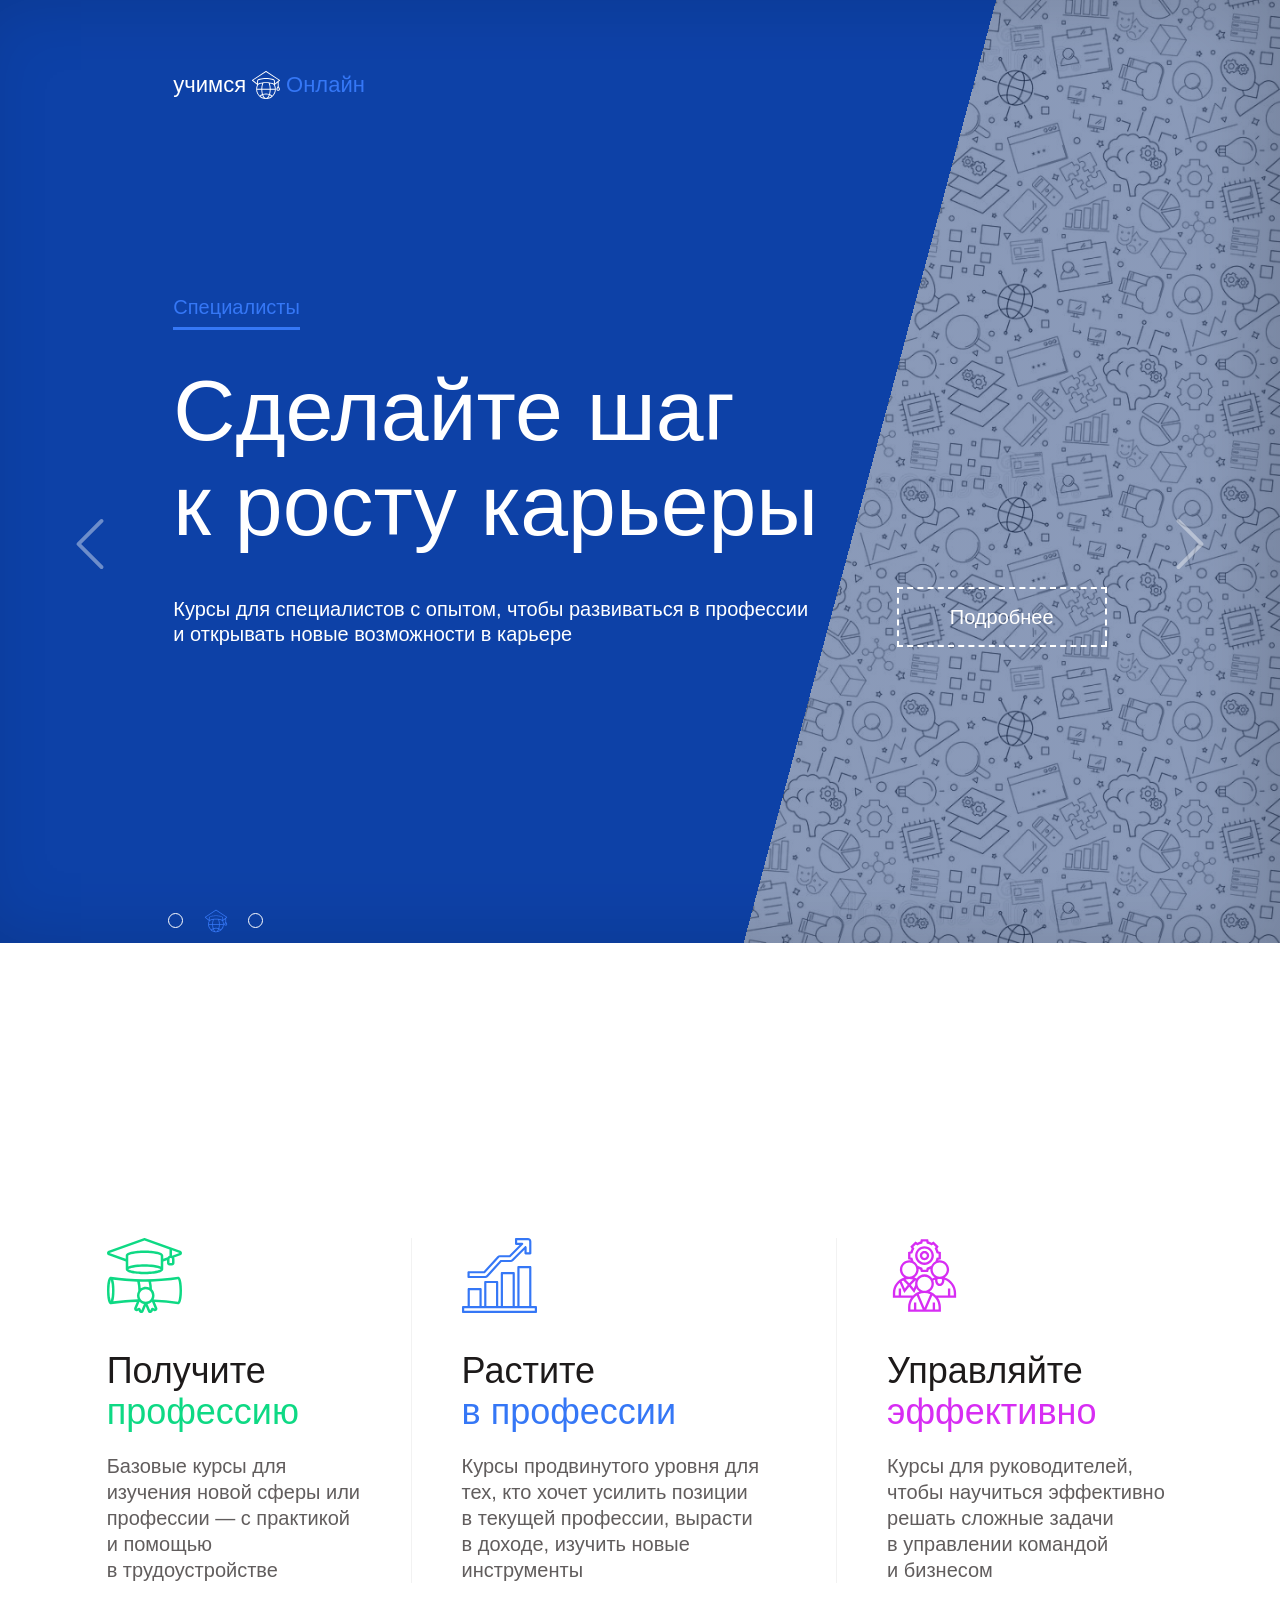
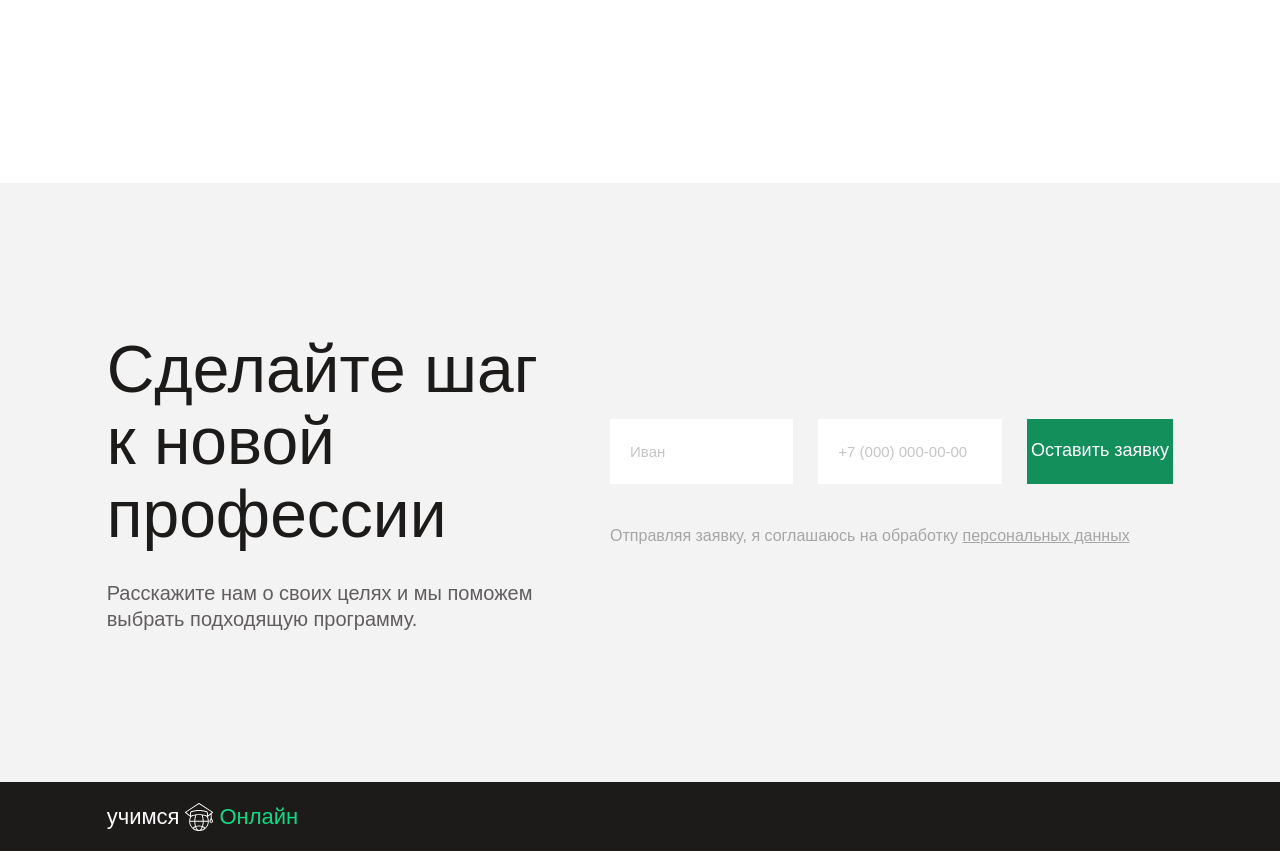
<file: index.html>
<!DOCTYPE html><html lang="en"><head><meta charset="UTF-8"><meta http-equiv="X-UA-Compatible" content="IE=edge"><meta name="viewport" content="width=device-width,initial-scale=1"><title>Daring & Young</title><script defer="defer" src="./js/41.39b28d4311323a210a23.js"></script><script defer="defer" src="./js/main.aff95e0df1d5b8919d53.js"></script><link href="./css/main.f80c4d425ae178665ae7.css" rel="stylesheet"></head><body><main class="main"><section class="carousel"><div class="carousel__gallery"><div class="slide slide-green"><div class="carousel__container"><div class="logo"><p>учимся</p><svg width="30" height="30" viewBox="0 0 30 30" fill="none" xmlns="http://www.w3.org/2000/svg"><path d="M27.6563 16.2938V11.686L28.8891 10.6735C28.9469 10.6282 28.993 10.5696 29.0232 10.5027C29.0534 10.4357 29.0669 10.3624 29.0625 10.2891C29.0576 10.2155 29.036 10.1439 28.9995 10.0798C28.9629 10.0157 28.9124 9.96063 28.8516 9.91881L15.2578 1.01255C15.1805 0.964302 15.0912 0.938721 15 0.938721C14.9089 0.938721 14.8195 0.964302 14.7422 1.01255L1.14844 9.91881C1.08764 9.96063 1.03708 10.0157 1.00055 10.0798C0.964019 10.1439 0.942468 10.2155 0.937507 10.2891C0.933146 10.3624 0.946651 10.4357 0.976861 10.5027C1.00707 10.5696 1.05308 10.6282 1.11094 10.6735L6.09376 14.7516V15.0188C5.46559 16.3532 5.1453 17.8117 5.15655 19.2865C5.1678 20.7613 5.5103 22.2148 6.15875 23.5394C6.80719 24.8641 7.74501 26.0261 8.9029 26.9396C10.0608 27.8531 11.4091 28.4948 12.8483 28.8171C14.2875 29.1395 15.7808 29.1344 17.2177 28.8021C18.6546 28.4698 19.9986 27.8189 21.1501 26.8975C22.3017 25.976 23.2315 24.8076 23.8708 23.4785C24.5102 22.1494 24.8427 20.6937 24.8438 19.2188C24.8475 17.7665 24.5272 16.3317 23.9063 15.0188V14.7516L26.7188 12.4501V16.2938L25.5703 18.5907C25.4632 18.8053 25.4127 19.0437 25.4237 19.2833C25.4347 19.523 25.5069 19.7558 25.6332 19.9597C25.7596 20.1635 25.936 20.3317 26.1457 20.4482C26.3554 20.5646 26.5914 20.6255 26.8313 20.6251H27.5438C27.7836 20.6255 28.0196 20.5646 28.2293 20.4482C28.439 20.3317 28.6154 20.1635 28.7418 19.9597C28.8682 19.7558 28.9403 19.523 28.9513 19.2833C28.9623 19.0437 28.9118 18.8053 28.8047 18.5907L27.6563 16.2938ZM11.2594 18.7501C11.2752 16.8756 11.6113 15.0176 12.2531 13.2563C13.1659 13.166 14.0828 13.1222 15 13.1251C15.9173 13.1222 16.8341 13.166 17.7469 13.2563C18.3888 15.0176 18.7248 16.8756 18.7406 18.7501H11.2594ZM18.7406 19.6876C18.7207 21.1327 18.524 22.5699 18.1547 23.9672C16.1109 23.261 13.8892 23.261 11.8453 23.9672C11.4761 22.5699 11.2793 21.1327 11.2594 19.6876H18.7406ZM15 12.1876C11.7938 12.1876 8.57345 12.6985 7.03126 13.6782V10.7813C7.03126 10.1438 9.84376 8.9063 15 8.9063C20.1563 8.9063 22.9688 10.1438 22.9688 10.7813V13.6782C21.4266 12.6985 18.2063 12.1876 15 12.1876ZM11.2031 13.3829C10.6391 15.1169 10.3419 16.9267 10.3219 18.7501H6.10782C6.16576 17.5634 6.46396 16.4009 6.98438 15.3329C7.0159 15.2687 7.03196 15.1981 7.03126 15.1266V15.0001C7.03126 14.5454 8.48438 13.7813 11.2031 13.3829ZM6.1172 19.6876H10.3219C10.3441 21.2494 10.563 22.8023 10.9734 24.3094C10.2063 24.6557 9.48644 25.0983 8.83126 25.6266C7.20316 24.0649 6.23243 21.9407 6.1172 19.6876ZM9.55313 26.2501C10.0806 25.8383 10.653 25.4876 11.2594 25.2047C11.5763 26.1496 12.0588 27.0305 12.6844 27.8063C11.5475 27.5011 10.4829 26.972 9.55313 26.2501ZM15 28.1251C13.95 28.1251 12.8578 26.9157 12.1266 24.8626C13.9871 24.2126 16.013 24.2126 17.8735 24.8626C17.1422 26.9157 16.05 28.1251 15 28.1251ZM17.3156 27.8063C17.9412 27.0305 18.4238 26.1496 18.7406 25.2047C19.347 25.4876 19.9194 25.8383 20.4469 26.2501C19.5171 26.972 18.4525 27.5011 17.3156 27.8063ZM21.1688 25.6266C20.5136 25.0983 19.7937 24.6557 19.0266 24.3094C19.437 22.8023 19.6559 21.2494 19.6781 19.6876H23.8828C23.7676 21.9407 22.7969 24.0649 21.1688 25.6266ZM19.6781 18.7501C19.6581 16.9267 19.3609 15.1169 18.7969 13.3829C21.5156 13.7813 22.9688 14.5454 22.9688 15.0001V15.1266C22.9681 15.1981 22.9841 15.2687 23.0156 15.3329C23.5361 16.4009 23.8343 17.5634 23.8922 18.7501H19.6781ZM23.9063 13.5422V10.7813C23.9063 8.93443 19.425 7.9688 15 7.9688C10.575 7.9688 6.09376 8.93443 6.09376 10.7813V13.5422L2.19844 10.3547L15 1.9688L27.8016 10.3547L23.9063 13.5422ZM27.9422 19.4672C27.9012 19.5359 27.8427 19.5924 27.7727 19.6311C27.7027 19.6698 27.6237 19.6893 27.5438 19.6876H26.8313C26.7513 19.6893 26.6723 19.6698 26.6023 19.6311C26.5324 19.5924 26.4739 19.5359 26.4328 19.4672C26.3901 19.399 26.3655 19.321 26.3614 19.2406C26.3573 19.1602 26.3738 19.0801 26.4094 19.0079L27.1875 17.4563L27.9656 19.0079C28.0012 19.0801 28.0177 19.1602 28.0136 19.2406C28.0095 19.321 27.9849 19.399 27.9422 19.4672Z" fill="white"/></svg> <span>Онлайн</span></div><div class="slide__wrapper"><div class="slide__content"><p class="slide__anchor">Новички</p><h1 class="title slide__title">Сделайте шаг<br>к&nbsp;новой профессии</h1><p class="descr slide__descr">Курсы, которые помогут освоить востребованную профессию с&nbsp;нуля или изучить новую специализацию</p></div><button class="button button__more">Подробнее</button></div></div></div><div class="slide slide-blue"><div class="carousel__container"><div class="logo"><p>учимся</p><svg width="30" height="30" viewBox="0 0 30 30" fill="none" xmlns="http://www.w3.org/2000/svg"><path d="M27.6563 16.2938V11.686L28.8891 10.6735C28.9469 10.6282 28.993 10.5696 29.0232 10.5027C29.0534 10.4357 29.0669 10.3624 29.0625 10.2891C29.0576 10.2155 29.036 10.1439 28.9995 10.0798C28.9629 10.0157 28.9124 9.96063 28.8516 9.91881L15.2578 1.01255C15.1805 0.964302 15.0912 0.938721 15 0.938721C14.9089 0.938721 14.8195 0.964302 14.7422 1.01255L1.14844 9.91881C1.08764 9.96063 1.03708 10.0157 1.00055 10.0798C0.964019 10.1439 0.942468 10.2155 0.937507 10.2891C0.933146 10.3624 0.946651 10.4357 0.976861 10.5027C1.00707 10.5696 1.05308 10.6282 1.11094 10.6735L6.09376 14.7516V15.0188C5.46559 16.3532 5.1453 17.8117 5.15655 19.2865C5.1678 20.7613 5.5103 22.2148 6.15875 23.5394C6.80719 24.8641 7.74501 26.0261 8.9029 26.9396C10.0608 27.8531 11.4091 28.4948 12.8483 28.8171C14.2875 29.1395 15.7808 29.1344 17.2177 28.8021C18.6546 28.4698 19.9986 27.8189 21.1501 26.8975C22.3017 25.976 23.2315 24.8076 23.8708 23.4785C24.5102 22.1494 24.8427 20.6937 24.8438 19.2188C24.8475 17.7665 24.5272 16.3317 23.9063 15.0188V14.7516L26.7188 12.4501V16.2938L25.5703 18.5907C25.4632 18.8053 25.4127 19.0437 25.4237 19.2833C25.4347 19.523 25.5069 19.7558 25.6332 19.9597C25.7596 20.1635 25.936 20.3317 26.1457 20.4482C26.3554 20.5646 26.5914 20.6255 26.8313 20.6251H27.5438C27.7836 20.6255 28.0196 20.5646 28.2293 20.4482C28.439 20.3317 28.6154 20.1635 28.7418 19.9597C28.8682 19.7558 28.9403 19.523 28.9513 19.2833C28.9623 19.0437 28.9118 18.8053 28.8047 18.5907L27.6563 16.2938ZM11.2594 18.7501C11.2752 16.8756 11.6113 15.0176 12.2531 13.2563C13.1659 13.166 14.0828 13.1222 15 13.1251C15.9173 13.1222 16.8341 13.166 17.7469 13.2563C18.3888 15.0176 18.7248 16.8756 18.7406 18.7501H11.2594ZM18.7406 19.6876C18.7207 21.1327 18.524 22.5699 18.1547 23.9672C16.1109 23.261 13.8892 23.261 11.8453 23.9672C11.4761 22.5699 11.2793 21.1327 11.2594 19.6876H18.7406ZM15 12.1876C11.7938 12.1876 8.57345 12.6985 7.03126 13.6782V10.7813C7.03126 10.1438 9.84376 8.9063 15 8.9063C20.1563 8.9063 22.9688 10.1438 22.9688 10.7813V13.6782C21.4266 12.6985 18.2063 12.1876 15 12.1876ZM11.2031 13.3829C10.6391 15.1169 10.3419 16.9267 10.3219 18.7501H6.10782C6.16576 17.5634 6.46396 16.4009 6.98438 15.3329C7.0159 15.2687 7.03196 15.1981 7.03126 15.1266V15.0001C7.03126 14.5454 8.48438 13.7813 11.2031 13.3829ZM6.1172 19.6876H10.3219C10.3441 21.2494 10.563 22.8023 10.9734 24.3094C10.2063 24.6557 9.48644 25.0983 8.83126 25.6266C7.20316 24.0649 6.23243 21.9407 6.1172 19.6876ZM9.55313 26.2501C10.0806 25.8383 10.653 25.4876 11.2594 25.2047C11.5763 26.1496 12.0588 27.0305 12.6844 27.8063C11.5475 27.5011 10.4829 26.972 9.55313 26.2501ZM15 28.1251C13.95 28.1251 12.8578 26.9157 12.1266 24.8626C13.9871 24.2126 16.013 24.2126 17.8735 24.8626C17.1422 26.9157 16.05 28.1251 15 28.1251ZM17.3156 27.8063C17.9412 27.0305 18.4238 26.1496 18.7406 25.2047C19.347 25.4876 19.9194 25.8383 20.4469 26.2501C19.5171 26.972 18.4525 27.5011 17.3156 27.8063ZM21.1688 25.6266C20.5136 25.0983 19.7937 24.6557 19.0266 24.3094C19.437 22.8023 19.6559 21.2494 19.6781 19.6876H23.8828C23.7676 21.9407 22.7969 24.0649 21.1688 25.6266ZM19.6781 18.7501C19.6581 16.9267 19.3609 15.1169 18.7969 13.3829C21.5156 13.7813 22.9688 14.5454 22.9688 15.0001V15.1266C22.9681 15.1981 22.9841 15.2687 23.0156 15.3329C23.5361 16.4009 23.8343 17.5634 23.8922 18.7501H19.6781ZM23.9063 13.5422V10.7813C23.9063 8.93443 19.425 7.9688 15 7.9688C10.575 7.9688 6.09376 8.93443 6.09376 10.7813V13.5422L2.19844 10.3547L15 1.9688L27.8016 10.3547L23.9063 13.5422ZM27.9422 19.4672C27.9012 19.5359 27.8427 19.5924 27.7727 19.6311C27.7027 19.6698 27.6237 19.6893 27.5438 19.6876H26.8313C26.7513 19.6893 26.6723 19.6698 26.6023 19.6311C26.5324 19.5924 26.4739 19.5359 26.4328 19.4672C26.3901 19.399 26.3655 19.321 26.3614 19.2406C26.3573 19.1602 26.3738 19.0801 26.4094 19.0079L27.1875 17.4563L27.9656 19.0079C28.0012 19.0801 28.0177 19.1602 28.0136 19.2406C28.0095 19.321 27.9849 19.399 27.9422 19.4672Z" fill="white"/></svg> <span>Онлайн</span></div><div class="slide__wrapper"><div class="slide__content"><p class="slide__anchor">Специалисты</p><h1 class="title slide__title">Сделайте шаг<br>к&nbsp;росту карьеры</h1><p class="descr slide__descr">Курсы для специалистов с&nbsp;опытом, чтобы развиваться в&nbsp;профессии и&nbsp;открывать новые возможности в&nbsp;карьере</p></div><button class="button button__more">Подробнее</button></div></div></div><div class="slide slide-purple"><div class="carousel__container"><div class="logo"><p>учимся</p><svg width="30" height="30" viewBox="0 0 30 30" fill="none" xmlns="http://www.w3.org/2000/svg"><path d="M27.6563 16.2938V11.686L28.8891 10.6735C28.9469 10.6282 28.993 10.5696 29.0232 10.5027C29.0534 10.4357 29.0669 10.3624 29.0625 10.2891C29.0576 10.2155 29.036 10.1439 28.9995 10.0798C28.9629 10.0157 28.9124 9.96063 28.8516 9.91881L15.2578 1.01255C15.1805 0.964302 15.0912 0.938721 15 0.938721C14.9089 0.938721 14.8195 0.964302 14.7422 1.01255L1.14844 9.91881C1.08764 9.96063 1.03708 10.0157 1.00055 10.0798C0.964019 10.1439 0.942468 10.2155 0.937507 10.2891C0.933146 10.3624 0.946651 10.4357 0.976861 10.5027C1.00707 10.5696 1.05308 10.6282 1.11094 10.6735L6.09376 14.7516V15.0188C5.46559 16.3532 5.1453 17.8117 5.15655 19.2865C5.1678 20.7613 5.5103 22.2148 6.15875 23.5394C6.80719 24.8641 7.74501 26.0261 8.9029 26.9396C10.0608 27.8531 11.4091 28.4948 12.8483 28.8171C14.2875 29.1395 15.7808 29.1344 17.2177 28.8021C18.6546 28.4698 19.9986 27.8189 21.1501 26.8975C22.3017 25.976 23.2315 24.8076 23.8708 23.4785C24.5102 22.1494 24.8427 20.6937 24.8438 19.2188C24.8475 17.7665 24.5272 16.3317 23.9063 15.0188V14.7516L26.7188 12.4501V16.2938L25.5703 18.5907C25.4632 18.8053 25.4127 19.0437 25.4237 19.2833C25.4347 19.523 25.5069 19.7558 25.6332 19.9597C25.7596 20.1635 25.936 20.3317 26.1457 20.4482C26.3554 20.5646 26.5914 20.6255 26.8313 20.6251H27.5438C27.7836 20.6255 28.0196 20.5646 28.2293 20.4482C28.439 20.3317 28.6154 20.1635 28.7418 19.9597C28.8682 19.7558 28.9403 19.523 28.9513 19.2833C28.9623 19.0437 28.9118 18.8053 28.8047 18.5907L27.6563 16.2938ZM11.2594 18.7501C11.2752 16.8756 11.6113 15.0176 12.2531 13.2563C13.1659 13.166 14.0828 13.1222 15 13.1251C15.9173 13.1222 16.8341 13.166 17.7469 13.2563C18.3888 15.0176 18.7248 16.8756 18.7406 18.7501H11.2594ZM18.7406 19.6876C18.7207 21.1327 18.524 22.5699 18.1547 23.9672C16.1109 23.261 13.8892 23.261 11.8453 23.9672C11.4761 22.5699 11.2793 21.1327 11.2594 19.6876H18.7406ZM15 12.1876C11.7938 12.1876 8.57345 12.6985 7.03126 13.6782V10.7813C7.03126 10.1438 9.84376 8.9063 15 8.9063C20.1563 8.9063 22.9688 10.1438 22.9688 10.7813V13.6782C21.4266 12.6985 18.2063 12.1876 15 12.1876ZM11.2031 13.3829C10.6391 15.1169 10.3419 16.9267 10.3219 18.7501H6.10782C6.16576 17.5634 6.46396 16.4009 6.98438 15.3329C7.0159 15.2687 7.03196 15.1981 7.03126 15.1266V15.0001C7.03126 14.5454 8.48438 13.7813 11.2031 13.3829ZM6.1172 19.6876H10.3219C10.3441 21.2494 10.563 22.8023 10.9734 24.3094C10.2063 24.6557 9.48644 25.0983 8.83126 25.6266C7.20316 24.0649 6.23243 21.9407 6.1172 19.6876ZM9.55313 26.2501C10.0806 25.8383 10.653 25.4876 11.2594 25.2047C11.5763 26.1496 12.0588 27.0305 12.6844 27.8063C11.5475 27.5011 10.4829 26.972 9.55313 26.2501ZM15 28.1251C13.95 28.1251 12.8578 26.9157 12.1266 24.8626C13.9871 24.2126 16.013 24.2126 17.8735 24.8626C17.1422 26.9157 16.05 28.1251 15 28.1251ZM17.3156 27.8063C17.9412 27.0305 18.4238 26.1496 18.7406 25.2047C19.347 25.4876 19.9194 25.8383 20.4469 26.2501C19.5171 26.972 18.4525 27.5011 17.3156 27.8063ZM21.1688 25.6266C20.5136 25.0983 19.7937 24.6557 19.0266 24.3094C19.437 22.8023 19.6559 21.2494 19.6781 19.6876H23.8828C23.7676 21.9407 22.7969 24.0649 21.1688 25.6266ZM19.6781 18.7501C19.6581 16.9267 19.3609 15.1169 18.7969 13.3829C21.5156 13.7813 22.9688 14.5454 22.9688 15.0001V15.1266C22.9681 15.1981 22.9841 15.2687 23.0156 15.3329C23.5361 16.4009 23.8343 17.5634 23.8922 18.7501H19.6781ZM23.9063 13.5422V10.7813C23.9063 8.93443 19.425 7.9688 15 7.9688C10.575 7.9688 6.09376 8.93443 6.09376 10.7813V13.5422L2.19844 10.3547L15 1.9688L27.8016 10.3547L23.9063 13.5422ZM27.9422 19.4672C27.9012 19.5359 27.8427 19.5924 27.7727 19.6311C27.7027 19.6698 27.6237 19.6893 27.5438 19.6876H26.8313C26.7513 19.6893 26.6723 19.6698 26.6023 19.6311C26.5324 19.5924 26.4739 19.5359 26.4328 19.4672C26.3901 19.399 26.3655 19.321 26.3614 19.2406C26.3573 19.1602 26.3738 19.0801 26.4094 19.0079L27.1875 17.4563L27.9656 19.0079C28.0012 19.0801 28.0177 19.1602 28.0136 19.2406C28.0095 19.321 27.9849 19.399 27.9422 19.4672Z" fill="white"/></svg> <span>Онлайн</span></div><div class="slide__wrapper"><div class="slide__content"><p class="slide__anchor">Руководители</p><h1 class="title slide__title">Сделайте шаг<br>к&nbsp;новым решениям</h1><p class="descr slide__descr">Курсы для руководителей, чтобы развивать управленческие навыки и&nbsp;растить бизнес</p></div><button class="button button__more">Подробнее</button></div></div></div></div><button class="carousel__prev"></button> <button class="carousel__next"></button></section><section class="courses"><div class="container"><div class="courses__wrapper"><div class="courses__item"><div class="courses__svg"><svg width="75" height="75" viewBox="0 0 75 75" fill="none" xmlns="http://www.w3.org/2000/svg"><path d="M73.3363 12.6475L38.3488 0.147474C37.7963 -0.0475304 37.1937 -0.0475304 36.6413 0.147474L1.6625 12.6475C0.671101 13.0048 0.0102539 13.9455 0.0102539 14.9993C0.0102539 16.0532 0.671101 16.9939 1.6625 17.3512L18.75 23.4562V31.25C18.75 36.11 35.5813 36.25 37.5 36.25C39.4188 36.25 56.25 36.11 56.25 31.25V23.4562L60 22.125V25C60 26.3807 61.1193 27.5 62.5 27.5H65C66.3807 27.5 67.5 26.3807 67.5 25V21.25C67.4963 20.6711 67.3567 20.1013 67.0925 19.5862L73.3425 17.3512C74.3339 16.9939 74.9948 16.0532 74.9948 14.9993C74.9948 13.9455 74.3339 13.0048 73.3425 12.6475H73.3363ZM53.75 28.5C48.9888 26.3325 38.9563 26.25 37.5 26.25C36.0438 26.25 26.0113 26.3325 21.25 28.5V17.61C22 16.6475 27.895 15 37.5 15C47.105 15 53 16.6475 53.75 17.61V28.5ZM37.5 33.75C28.25 33.75 22.4413 32.2225 21.355 31.25C22.4413 30.2775 28.2525 28.75 37.5 28.75C46.7475 28.75 52.5588 30.2775 53.645 31.25C52.5588 32.2225 46.75 33.75 37.5 33.75ZM60.5863 19.2562L56.25 20.8025V17.5C56.25 12.64 39.4188 12.5 37.5 12.5C35.5813 12.5 18.75 12.64 18.75 17.5V20.8012L2.5 15L37.5175 2.49997L62.5 11.4275V17.73C61.7096 18.0109 61.0359 18.5481 60.5863 19.2562ZM65 25H62.5V21.25C62.5 20.5596 63.0597 20 63.75 20C64.4404 20 65 20.5596 65 21.25V25ZM65 17.68V12.3212L72.5 15L65 17.68Z" fill="#0ED984"/><path d="M71.25 38.7499C71.175 38.7497 71.1001 38.7564 71.0262 38.7699C59.9354 40.4942 48.7238 41.3235 37.5 41.2499C26.2762 41.3235 15.0646 40.4942 3.97375 38.7699C3.89982 38.7573 3.825 38.7506 3.75 38.7499C2.875 38.7499 0 39.7411 0 52.4999C0 65.2586 2.875 66.2499 3.75 66.2499C3.82506 66.2483 3.89988 66.2408 3.97375 66.2274C12.4959 64.8775 21.098 64.0933 29.7237 63.8799L27.2837 69.7324C26.9089 70.6695 27.1368 71.7402 27.8608 72.4434C28.5848 73.1466 29.6617 73.3432 30.5875 72.9411L31.5438 72.5324L31.9575 73.4836C32.3483 74.406 33.2545 75.0037 34.2563 74.9999H34.2875C35.2967 74.992 36.2015 74.376 36.5788 73.4399L38.75 68.2424L40.9137 73.4199C41.2877 74.3648 42.1963 74.9894 43.2125 74.9999H43.25C44.245 75.004 45.1462 74.4136 45.54 73.4999L45.9575 72.5411L46.8988 72.9449C47.8285 73.3553 48.9144 73.1598 49.6426 72.4508C50.3709 71.7418 50.5954 70.6616 50.21 69.7211L47.8175 63.9836C55.5945 64.259 63.3474 65.0104 71.0325 66.2336C71.1044 66.2455 71.1772 66.251 71.25 66.2499C72.125 66.2499 75 65.2586 75 52.4999C75 39.7411 72.125 38.7499 71.25 38.7499ZM41.5 43.7124C42.0191 45.6211 42.3214 47.5822 42.4013 49.5586C39.567 48.2407 36.2428 48.5497 33.7 50.3674C33.6361 48.1227 33.3484 45.89 32.8413 43.7024C34.3554 43.7341 35.9083 43.7499 37.5 43.7499C38.8662 43.7499 40.1925 43.7349 41.5 43.7124ZM38.75 63.7499C35.2982 63.7499 32.5 60.9517 32.5 57.4999C32.5 54.0481 35.2982 51.2499 38.75 51.2499C42.2018 51.2499 45 54.0481 45 57.4999C44.9959 60.95 42.2001 63.7458 38.75 63.7499ZM3.75 41.8749C4.70777 45.3317 5.12934 48.9151 5 52.4999C5.12934 56.0846 4.70777 59.668 3.75 63.1249C2.79223 59.668 2.37066 56.0846 2.5 52.4999C2.37066 48.9151 2.79223 45.3317 3.75 41.8749ZM6.275 63.3374C6.95875 61.3549 7.5 58.0374 7.5 52.4999C7.5 46.9624 6.95875 43.6449 6.27375 41.6599C14.217 42.7569 22.2144 43.4175 30.23 43.6386C30.9797 46.5307 31.323 49.5131 31.25 52.4999C31.25 52.6811 31.25 52.8536 31.2425 53.0274C29.7425 55.5169 29.5913 58.5928 30.84 61.2174L30.785 61.3499C22.584 61.5509 14.401 62.2153 6.275 63.3399V63.3374ZM34.2588 72.4999L33.3462 70.3999C33.0718 69.7693 32.3396 69.4789 31.7075 69.7499L29.6038 70.6799L32.535 63.6524C33.7384 64.8718 35.2737 65.7108 36.95 66.0649L34.2588 72.4999ZM45.7925 69.7499C45.1604 69.4789 44.4282 69.7693 44.1538 70.3999L43.2288 72.4786L40.5487 66.0624C42.2263 65.7081 43.7629 64.8688 44.9675 63.6486L47.8925 70.6486L45.7925 69.7499ZM71 63.6874C62.9691 62.4514 54.8712 61.7 46.75 61.4374L46.6612 61.2224C48.2333 57.9098 47.5593 53.9672 44.9762 51.3649C44.9666 48.7726 44.6672 46.1895 44.0837 43.6636C53.0972 43.4618 62.0882 42.676 71 41.3111C71.58 42.2961 72.5 46.1924 72.5 52.4999C72.5 58.8074 71.5737 62.7024 71 63.6874Z" fill="#0ED984"/></svg></div><h3 class="subtitle subtitle-green courses__subtitle">Получите<br><span>профессию</span></h3><p class="descr">Базовые курсы для изучения новой сферы или профессии&nbsp;&mdash; с&nbsp;практикой и&nbsp;помощью в&nbsp;трудоустройстве</p></div><div class="courses__item"><div class="courses__svg"><svg width="75" height="75" viewBox="0 0 75 75" fill="none" xmlns="http://www.w3.org/2000/svg"><path d="M73.9014 68.0669H69.3765V50.9268C69.3765 50.32 68.8846 49.8281 68.2778 49.8281C67.6711 49.8281 67.1792 50.32 67.1792 50.9268V68.0669H57.5391V30.312H67.1792V55.7998C67.1792 56.4065 67.6711 56.8984 68.2778 56.8984C68.8846 56.8984 69.3765 56.4065 69.3765 55.7998V29.2134C69.3765 28.6066 68.8846 28.1147 68.2778 28.1147H56.4404C55.8337 28.1147 55.3418 28.6066 55.3418 29.2134V68.0669H52.8041V35.1324C52.8041 34.5256 52.3122 34.0337 51.7055 34.0337H39.8676C39.2609 34.0337 38.769 34.5256 38.769 35.1324V68.0669H36.2312V44.0108C36.2312 43.4041 35.7393 42.9122 35.1325 42.9122H23.2947C22.6879 42.9122 22.196 43.4041 22.196 44.0108V68.0669H19.6582V51.1135C19.6582 50.5068 19.1663 50.0149 18.5596 50.0149H6.72158C6.11484 50.0149 5.62295 50.5068 5.62295 51.1135V68.0669H1.09863C0.491894 68.0669 0 68.5588 0 69.1655V73.9014C0 74.5081 0.491894 75 1.09863 75H22.9639C23.5706 75 24.0625 74.5081 24.0625 73.9014C24.0625 73.2946 23.5706 72.8027 22.9639 72.8027H2.19727V70.2642H72.8027V72.8027H18.0908C17.4841 72.8027 16.9922 73.2946 16.9922 73.9014C16.9922 74.5081 17.4841 75 18.0908 75H73.9014C74.5081 75 75 74.5081 75 73.9014V69.1655C75 68.5588 74.5081 68.0669 73.9014 68.0669ZM40.9663 36.231H50.6068V68.0669H40.9663V36.231ZM24.3932 45.1094H34.0337V68.0669H24.3932V45.1094ZM7.82022 52.2122H17.4608V68.0669H7.82022V52.2122Z" fill="#3577F6"/><path d="M6.57422 40.0781H23.2939C24.264 40.0781 25.1956 39.6684 25.8499 38.9543L39.4686 24.0967H48.7456C49.6718 24.0967 50.5424 23.7363 51.1967 23.082L62.4448 11.8339V15.3045C62.4448 15.9113 62.9367 16.4032 63.5435 16.4032H68.2778C68.8846 16.4032 69.3765 15.9113 69.3765 15.3045V3.46582C69.3765 1.55479 67.8217 0 65.9106 0H54.0732C53.4665 0 52.9746 0.491894 52.9746 1.09863V5.83447C52.9746 6.44121 53.4665 6.93311 54.0732 6.93311H57.5426L47.3106 17.165H37.9438C36.9749 17.165 36.0437 17.5748 35.3895 18.2887L21.7692 33.1465H18.7397C18.133 33.1465 17.6411 33.6384 17.6411 34.2451C17.6411 34.8519 18.133 35.3438 18.7397 35.3438H22.2524C22.5604 35.3438 22.8542 35.2146 23.0622 34.9875L37.0091 19.7735C37.2485 19.5123 37.5891 19.3625 37.9437 19.3625H47.7655C48.0568 19.3625 48.3363 19.2467 48.5423 19.0406L60.9715 6.61143C61.2857 6.29722 61.3797 5.82466 61.2097 5.41421C61.0396 5.00361 60.639 4.73599 60.1947 4.73599H55.1717V2.19727H65.9105C66.61 2.19727 67.1791 2.76636 67.1791 3.46582V14.2061H64.6419V9.18164C64.6419 8.73735 64.3743 8.33672 63.9637 8.16665C63.5534 7.99688 63.0806 8.09062 62.7665 8.40483L49.6431 21.5282C49.4038 21.7676 49.0849 21.8994 48.7456 21.8994H38.9854C38.6773 21.8994 38.3836 22.0286 38.1754 22.2557L24.23 37.4697C23.9906 37.731 23.6495 37.8809 23.2939 37.8809H7.67285V35.3438H18.6128C19.2195 35.3438 19.7114 34.8519 19.7114 34.2451C19.7114 33.6384 19.2195 33.1465 18.6128 33.1465H6.57422C5.96748 33.1465 5.47559 33.6384 5.47559 34.2451V38.9795C5.47559 39.5862 5.96748 40.0781 6.57422 40.0781Z" fill="#3577F6"/></svg></div><h3 class="subtitle subtitle-blue courses__subtitle">Растите<br><span>в профессии</span></h3><p class="descr">Курсы продвинутого уровня для тех, кто хочет усилить позиции в&nbsp;текущей профессии, вырасти в&nbsp;доходе, изучить новые инструменты</p></div><div class="courses__item"><div class="courses__svg"><svg width="75" height="75" viewBox="0 0 75 75" fill="none" xmlns="http://www.w3.org/2000/svg"><path d="M69.1406 55.0781C69.1406 47.8137 64.391 41.6461 57.8367 39.4945C60.4043 37.8211 62.1094 34.9277 62.1094 31.6406C62.1094 26.4715 57.9035 22.2656 52.7344 22.2656C52.2387 22.2656 51.7559 22.316 51.2812 22.3898C51.3469 22.2 51.4301 22.0148 51.4875 21.8227L53.9062 21.2531V13.9617L51.4898 13.3922C51.2062 12.4406 50.8254 11.5219 50.3508 10.6465L51.6574 8.53359L46.5445 3.41953L44.4316 4.72734C43.5574 4.25508 42.6387 3.87305 41.6848 3.58828L41.1164 1.17188H33.8836L33.3152 3.58828C32.3625 3.87305 31.4426 4.25391 30.5684 4.72734L28.4555 3.41953L23.3426 8.53359L24.6492 10.6465C24.1758 11.5219 23.7949 12.4406 23.5102 13.3922L21.0938 13.9629V21.2555L23.5113 21.825C23.5688 22.016 23.652 22.2012 23.7176 22.391C23.2441 22.316 22.7613 22.2656 22.2656 22.2656C17.0965 22.2656 12.8906 26.4715 12.8906 31.6406C12.8906 34.9277 14.5957 37.8211 17.1633 39.4945C10.609 41.6461 5.85938 47.8137 5.85938 55.0781V59.7656H24.0551C22.1941 62.4258 21.0938 65.6555 21.0938 69.1406V73.8281H53.9062V69.1406C53.9062 65.6555 52.8059 62.4258 50.9449 59.7656H69.1406V55.0781ZM55.0781 42.1875C55.0781 44.093 54.0047 45.7031 52.7344 45.7031C51.4641 45.7031 50.3906 44.093 50.3906 42.1875C50.3906 41.8547 50.4375 41.5254 50.5078 41.1984C51.2414 41.0812 51.9844 41.0156 52.7344 41.0156C53.4949 41.0156 54.2367 41.093 54.9645 41.2102C55.0324 41.5336 55.0781 41.8594 55.0781 42.1875ZM37.5 52.7344C33.6223 52.7344 30.4688 49.5809 30.4688 45.7031C30.4688 41.8254 33.6223 38.6719 37.5 38.6719C41.3777 38.6719 44.5312 41.8254 44.5312 45.7031C44.5312 49.5809 41.3777 52.7344 37.5 52.7344ZM28.3781 42.4195C28.4777 42.4676 28.5785 42.5121 28.677 42.5625C28.3266 43.5469 28.125 44.6004 28.125 45.7031C28.125 46.1707 28.1707 46.6277 28.2375 47.0777L26.6766 50.5125L23.8359 46.9629L28.3781 42.4195ZM37.5 36.3281C34.268 36.3281 31.4133 37.9723 29.727 40.4684C28.9676 40.0805 28.1789 39.7582 27.3703 39.4934C29.9367 37.8187 31.6406 34.9266 31.6406 31.6406C31.6406 31.4227 31.623 31.2094 31.6078 30.9961C32.1633 31.241 32.7328 31.4531 33.3152 31.6277L33.8836 34.0441H41.1164L41.6848 31.6277C42.2672 31.4531 42.8367 31.241 43.3922 30.9961C43.377 31.2094 43.3594 31.4227 43.3594 31.6406C43.3594 34.9277 45.0633 37.8187 47.6297 39.4934C46.8223 39.757 46.0336 40.0816 45.2742 40.4695C43.5879 37.9734 40.732 36.3281 37.5 36.3281ZM59.7656 31.6406C59.7656 35.5184 56.6121 38.6719 52.7344 38.6719C48.8566 38.6719 45.7031 35.5184 45.7031 31.6406C45.7031 27.7629 48.8566 24.6094 52.7344 24.6094C56.6121 24.6094 59.7656 27.7629 59.7656 31.6406ZM25.5973 20.5641L25.4262 19.8668L23.4375 19.398V15.8168L25.425 15.3492L25.5961 14.652C25.8914 13.4473 26.3672 12.2953 27.0141 11.2312L27.3855 10.6184L26.3098 8.88047L28.8 6.39023L30.5379 7.46602L31.1508 7.09336C32.2125 6.44883 33.3645 5.9707 34.5727 5.67539L35.2699 5.5043L35.7398 3.51562H39.2602L39.7277 5.50313L40.425 5.67422C41.6332 5.9707 42.7852 6.44766 43.8469 7.09219L44.4598 7.46484L46.1977 6.38906L48.6879 8.8793L47.6133 10.6184L47.9848 11.2312C48.6316 12.2953 49.1074 13.4473 49.4027 14.652L49.5738 15.3492L51.5625 15.818V19.3992L49.575 19.8668L49.4039 20.5641C49.1672 21.5332 48.7828 22.4777 48.2965 23.3859C46.4367 24.3902 44.9531 26.0051 44.1152 27.9598L43.848 28.1215C42.7863 28.766 41.6344 29.2441 40.4262 29.5395L39.7289 29.7105L39.2613 31.698H35.741L35.2734 29.7094L34.5762 29.5383C33.3703 29.243 32.2184 28.766 31.1543 28.1203L30.8871 27.9586C30.0492 26.0027 28.5656 24.3879 26.7059 23.3836C26.2184 22.4777 25.834 21.5332 25.5973 20.5641ZM15.2344 31.6406C15.2344 27.7629 18.3879 24.6094 22.2656 24.6094C26.1434 24.6094 29.2969 27.7629 29.2969 31.6406C29.2969 35.5184 26.1434 38.6719 22.2656 38.6719C18.3879 38.6719 15.2344 35.5184 15.2344 31.6406ZM25.9699 41.5137L22.2656 45.218L18.5719 41.5242C19.7508 41.202 20.9859 41.0156 22.2656 41.0156C23.5254 41.0156 24.7699 41.1867 25.9699 41.5137ZM20.6953 46.9617L17.8547 50.5113L14.5828 43.3137C15.0867 42.9832 15.6164 42.6926 16.1625 42.4277L20.6953 46.9617ZM8.20312 55.0781C8.20312 51.0258 9.93633 47.3789 12.6891 44.8102L17.3016 54.9574L22.2656 48.7512L27.2297 54.9574L29.3426 50.3086C30.0867 51.6211 31.1367 52.7367 32.3965 53.5582C29.9824 54.3504 27.8156 55.6852 26.0391 57.423H14.0625V50.3918H11.7188V57.423H8.20312V55.0781ZM37.5 55.0781C39.5367 55.0781 41.468 55.5223 43.2176 56.3051L37.5 69.6738L31.7824 56.3039C33.532 55.5223 35.4633 55.0781 37.5 55.0781ZM23.4375 69.1406C23.4375 64.2633 25.9348 59.9613 29.7164 57.4383L35.7234 71.4844H29.2969V64.4531H26.9531V71.4844H23.4375V69.1406ZM51.5625 71.4844H48.0469V64.4531H45.7031V71.4844H39.2766L45.2836 57.4383C49.0652 59.9613 51.5625 64.2633 51.5625 69.1406V71.4844ZM66.7969 57.4219H63.2812V50.3906H60.9375V57.4219H48.9598C47.1832 55.684 45.0152 54.3492 42.6023 53.557C45.1699 51.8836 46.875 48.9902 46.875 45.7031C46.875 44.6016 46.6734 43.548 46.323 42.5648C46.8914 42.273 47.4785 42.0199 48.0797 41.8102C48.0727 41.9355 48.0469 42.0609 48.0469 42.1875C48.0469 45.4184 50.1492 48.0469 52.7344 48.0469C55.3195 48.0469 57.4219 45.4184 57.4219 42.1875C57.4219 42.0656 57.3973 41.9461 57.3902 41.8242C62.8594 43.752 66.7969 48.9574 66.7969 55.0781V57.4219Z" fill="#D72DF3"/><path d="M37.5 22.2656C40.0852 22.2656 42.1875 20.1633 42.1875 17.5781C42.1875 14.993 40.0852 12.8906 37.5 12.8906C34.9148 12.8906 32.8125 14.993 32.8125 17.5781C32.8125 20.1633 34.9148 22.2656 37.5 22.2656ZM37.5 15.2344C38.7926 15.2344 39.8438 16.2855 39.8438 17.5781C39.8438 18.8707 38.7926 19.9219 37.5 19.9219C36.2074 19.9219 35.1562 18.8707 35.1562 17.5781C35.1562 16.2855 36.2074 15.2344 37.5 15.2344Z" fill="#D72DF3"/><path d="M37.5 26.9531C42.6691 26.9531 46.875 22.7473 46.875 17.5781C46.875 12.409 42.6691 8.20312 37.5 8.20312C32.3309 8.20312 28.125 12.409 28.125 17.5781C28.125 22.7473 32.3309 26.9531 37.5 26.9531ZM37.5 10.5469C41.3777 10.5469 44.5312 13.7004 44.5312 17.5781C44.5312 21.4559 41.3777 24.6094 37.5 24.6094C33.6223 24.6094 30.4688 21.4559 30.4688 17.5781C30.4688 13.7004 33.6223 10.5469 37.5 10.5469Z" fill="#D72DF3"/></svg></div><h3 class="subtitle subtitle-purple courses__subtitle">Управляйте<br><span>эффективно</span></h3><p class="descr">Курсы для руководителей, чтобы научиться эффективно решать сложные задачи в&nbsp;управлении командой и&nbsp;бизнесом</p></div></div></div></section><section class="feedback"><div class="container"><div class="feedback__wrapper"><div class="feedback__content"><h2 class="title feedback__title">Сделайте шаг<br>к&nbsp;новой профессии</h2><p class="descr">Расскажите нам о&nbsp;своих целях и&nbsp;мы&nbsp;поможем выбрать подходящую программу.</p></div><div class="feedback__application"><form class="feedback__form" onsubmit="return!1"><input type="text" placeholder="Иван"> <input type="tel" placeholder="+7 (000) 000-00-00"> <button class="button button__submit" type="submit">Оставить заявку</button></form><p class="feedback__sign">Отправляя заявку, я&nbsp;соглашаюсь на&nbsp;обработку <span>персональных данных</span></p></div></div></div></section></main><footer class="footer"><div class="container"><div class="logo"><p>учимся</p><svg width="30" height="30" viewBox="0 0 30 30" fill="none" xmlns="http://www.w3.org/2000/svg"><path d="M27.6563 16.2938V11.686L28.8891 10.6735C28.9469 10.6282 28.993 10.5696 29.0232 10.5027C29.0534 10.4357 29.0669 10.3624 29.0625 10.2891C29.0576 10.2155 29.036 10.1439 28.9995 10.0798C28.9629 10.0157 28.9124 9.96063 28.8516 9.91881L15.2578 1.01255C15.1805 0.964302 15.0912 0.938721 15 0.938721C14.9089 0.938721 14.8195 0.964302 14.7422 1.01255L1.14844 9.91881C1.08764 9.96063 1.03708 10.0157 1.00055 10.0798C0.964019 10.1439 0.942468 10.2155 0.937507 10.2891C0.933146 10.3624 0.946651 10.4357 0.976861 10.5027C1.00707 10.5696 1.05308 10.6282 1.11094 10.6735L6.09376 14.7516V15.0188C5.46559 16.3532 5.1453 17.8117 5.15655 19.2865C5.1678 20.7613 5.5103 22.2148 6.15875 23.5394C6.80719 24.8641 7.74501 26.0261 8.9029 26.9396C10.0608 27.8531 11.4091 28.4948 12.8483 28.8171C14.2875 29.1395 15.7808 29.1344 17.2177 28.8021C18.6546 28.4698 19.9986 27.8189 21.1501 26.8975C22.3017 25.976 23.2315 24.8076 23.8708 23.4785C24.5102 22.1494 24.8427 20.6937 24.8438 19.2188C24.8475 17.7665 24.5272 16.3317 23.9063 15.0188V14.7516L26.7188 12.4501V16.2938L25.5703 18.5907C25.4632 18.8053 25.4127 19.0437 25.4237 19.2833C25.4347 19.523 25.5069 19.7558 25.6332 19.9597C25.7596 20.1635 25.936 20.3317 26.1457 20.4482C26.3554 20.5646 26.5914 20.6255 26.8313 20.6251H27.5438C27.7836 20.6255 28.0196 20.5646 28.2293 20.4482C28.439 20.3317 28.6154 20.1635 28.7418 19.9597C28.8682 19.7558 28.9403 19.523 28.9513 19.2833C28.9623 19.0437 28.9118 18.8053 28.8047 18.5907L27.6563 16.2938ZM11.2594 18.7501C11.2752 16.8756 11.6113 15.0176 12.2531 13.2563C13.1659 13.166 14.0828 13.1222 15 13.1251C15.9173 13.1222 16.8341 13.166 17.7469 13.2563C18.3888 15.0176 18.7248 16.8756 18.7406 18.7501H11.2594ZM18.7406 19.6876C18.7207 21.1327 18.524 22.5699 18.1547 23.9672C16.1109 23.261 13.8892 23.261 11.8453 23.9672C11.4761 22.5699 11.2793 21.1327 11.2594 19.6876H18.7406ZM15 12.1876C11.7938 12.1876 8.57345 12.6985 7.03126 13.6782V10.7813C7.03126 10.1438 9.84376 8.9063 15 8.9063C20.1563 8.9063 22.9688 10.1438 22.9688 10.7813V13.6782C21.4266 12.6985 18.2063 12.1876 15 12.1876ZM11.2031 13.3829C10.6391 15.1169 10.3419 16.9267 10.3219 18.7501H6.10782C6.16576 17.5634 6.46396 16.4009 6.98438 15.3329C7.0159 15.2687 7.03196 15.1981 7.03126 15.1266V15.0001C7.03126 14.5454 8.48438 13.7813 11.2031 13.3829ZM6.1172 19.6876H10.3219C10.3441 21.2494 10.563 22.8023 10.9734 24.3094C10.2063 24.6557 9.48644 25.0983 8.83126 25.6266C7.20316 24.0649 6.23243 21.9407 6.1172 19.6876ZM9.55313 26.2501C10.0806 25.8383 10.653 25.4876 11.2594 25.2047C11.5763 26.1496 12.0588 27.0305 12.6844 27.8063C11.5475 27.5011 10.4829 26.972 9.55313 26.2501ZM15 28.1251C13.95 28.1251 12.8578 26.9157 12.1266 24.8626C13.9871 24.2126 16.013 24.2126 17.8735 24.8626C17.1422 26.9157 16.05 28.1251 15 28.1251ZM17.3156 27.8063C17.9412 27.0305 18.4238 26.1496 18.7406 25.2047C19.347 25.4876 19.9194 25.8383 20.4469 26.2501C19.5171 26.972 18.4525 27.5011 17.3156 27.8063ZM21.1688 25.6266C20.5136 25.0983 19.7937 24.6557 19.0266 24.3094C19.437 22.8023 19.6559 21.2494 19.6781 19.6876H23.8828C23.7676 21.9407 22.7969 24.0649 21.1688 25.6266ZM19.6781 18.7501C19.6581 16.9267 19.3609 15.1169 18.7969 13.3829C21.5156 13.7813 22.9688 14.5454 22.9688 15.0001V15.1266C22.9681 15.1981 22.9841 15.2687 23.0156 15.3329C23.5361 16.4009 23.8343 17.5634 23.8922 18.7501H19.6781ZM23.9063 13.5422V10.7813C23.9063 8.93443 19.425 7.9688 15 7.9688C10.575 7.9688 6.09376 8.93443 6.09376 10.7813V13.5422L2.19844 10.3547L15 1.9688L27.8016 10.3547L23.9063 13.5422ZM27.9422 19.4672C27.9012 19.5359 27.8427 19.5924 27.7727 19.6311C27.7027 19.6698 27.6237 19.6893 27.5438 19.6876H26.8313C26.7513 19.6893 26.6723 19.6698 26.6023 19.6311C26.5324 19.5924 26.4739 19.5359 26.4328 19.4672C26.3901 19.399 26.3655 19.321 26.3614 19.2406C26.3573 19.1602 26.3738 19.0801 26.4094 19.0079L27.1875 17.4563L27.9656 19.0079C28.0012 19.0801 28.0177 19.1602 28.0136 19.2406C28.0095 19.321 27.9849 19.399 27.9422 19.4672Z" fill="white"/></svg> <span>Онлайн</span></div></div></footer></body></html>
</file>
<file: css/main.f80c4d425ae178665ae7.css>
.slick-slider{-webkit-touch-callout:none;-webkit-tap-highlight-color:transparent;box-sizing:border-box;-ms-touch-action:pan-y;touch-action:pan-y;-webkit-user-select:none;-khtml-user-select:none;-moz-user-select:none;-ms-user-select:none;user-select:none}.slick-list,.slick-slider{display:block;position:relative}.slick-list{margin:0;overflow:hidden;padding:0}.slick-list:focus{outline:none}.slick-list.dragging{cursor:pointer;cursor:hand}.slick-slider .slick-list,.slick-slider .slick-track{-webkit-transform:translateZ(0);-moz-transform:translateZ(0);-ms-transform:translateZ(0);-o-transform:translateZ(0);transform:translateZ(0)}.slick-track{display:block;left:0;margin-left:auto;margin-right:auto;position:relative;top:0}.slick-track:after,.slick-track:before{content:"";display:table}.slick-track:after{clear:both}.slick-loading .slick-track{visibility:hidden}.slick-slide{display:none;float:left;height:100%;min-height:1px}[dir=rtl] .slick-slide{float:right}.slick-slide img{display:block}.slick-slide.slick-loading img{display:none}.slick-slide.dragging img{pointer-events:none}.slick-initialized .slick-slide{display:block}.slick-loading .slick-slide{visibility:hidden}.slick-vertical .slick-slide{border:1px solid transparent;display:block;height:auto}.slick-arrow.slick-hidden{display:none}.slick-next,.slick-prev{border:none;cursor:pointer;display:block;font-size:0;height:20px;line-height:0px;padding:0;position:absolute;top:50%;-webkit-transform:translateY(-50%);-ms-transform:translateY(-50%);transform:translateY(-50%);width:20px}.slick-next,.slick-next:focus,.slick-next:hover,.slick-prev,.slick-prev:focus,.slick-prev:hover{background:transparent;color:transparent;outline:none}.slick-next:focus:before,.slick-next:hover:before,.slick-prev:focus:before,.slick-prev:hover:before{opacity:1}.slick-next.slick-disabled:before,.slick-prev.slick-disabled:before{opacity:.25}.slick-next:before,.slick-prev:before{-webkit-font-smoothing:antialiased;-moz-osx-font-smoothing:grayscale;color:#fff;font-family:slick;font-size:20px;line-height:1;opacity:.75}.slick-prev{left:-25px}[dir=rtl] .slick-prev{left:auto;right:-25px}.slick-prev:before{content:"←"}[dir=rtl] .slick-prev:before{content:"→"}.slick-next{right:-25px}[dir=rtl] .slick-next{left:-25px;right:auto}.slick-next:before{content:"→"}[dir=rtl] .slick-next:before{content:"←"}.slick-dotted.slick-slider{margin-bottom:30px}.slick-dots{bottom:2px;display:block;list-style:none;margin:0;padding:0;position:absolute;text-align:center;width:100%}.slick-dots li{margin:0;padding:0;position:relative}.slick-dots li,.slick-dots li button{cursor:pointer;height:20px;width:20px}.slick-dots li button{background:transparent;border:0;color:transparent;display:block;font-size:0;line-height:0px;outline:none;padding:5px}.slick-dots li button:focus,.slick-dots li button:hover{outline:none}.slick-dots li button:focus:before,.slick-dots li button:hover:before{opacity:1}.slick-dots li button:before{-webkit-font-smoothing:antialiased;-moz-osx-font-smoothing:grayscale;color:#000;content:"•";font-family:slick;font-size:6px;height:20px;left:0;line-height:20px;opacity:.25;position:absolute;text-align:center;top:0;width:20px}.slick-dots li.slick-active button:before{color:#000;opacity:.75}@font-face{font-display:swap;font-family:Ubuntu;font-style:normal;font-weight:500;src:url(../fonts/Ubuntu-Medium.ttf) format("ttf")}@font-face{font-display:swap;font-family:Ubuntu;font-style:normal;font-weight:300;src:url(../fonts/Ubuntu-Light.ttf) format("ttf")}*{margin:0;padding:0}*,:after,:before{box-sizing:border-box}ol,ul{list-style-type:none;padding:0}body{text-rendering:optimizeSpeed;line-height:1.5;min-height:100vh;scroll-behavior:smooth}img{display:block;max-width:100%;object-fit:contain}button,input,select,textarea{font:inherit}button{background-color:transparent;border:none;cursor:pointer;padding:0}a,button{color:inherit}a{text-decoration:none}.title{color:#fff;font-size:96px;font-weight:500;line-height:110%}@media (min-width:1399.98px) and (max-width:1919.98px){.title{font-size:92px}}@media (max-width:1399.98px){.title{font-size:86px}}@media (max-width:991.98px){.title{font-size:78px}}.subtitle{color:#1d1a1a;font-size:36px;font-weight:500;line-height:115%}.subtitle-green span{color:#0ed984}.subtitle-blue span{color:#3577f6}.subtitle-purple span{color:#d72df3}@media (max-width:991.98px){.subtitle{font-size:30px}}.descr{color:#615d5d;font-size:20px;font-weight:300;line-height:130%}@media (max-width:575.98px){.descr{font-size:18px}}.button{align-items:center;color:#fff;display:flex;font-size:20px;font-weight:500;justify-content:center;line-height:120%}.button__more{border:2px dashed #fff;height:60px;transition:all .5s;width:210px}.button__more:hover{background:#fff;border:none}@media (max-width:991.98px){.button__more{display:block;padding:10px;text-align:center}}.button__submit{background-color:#138f5b;height:65px;transition:all .5s;width:11.46vw}.button__submit:hover{background-color:#04643c}@media (max-width:1399.98px){.button__submit{font-size:18px}}@media (max-width:1199.98px){.button__submit{width:18vw}}@media (max-width:991.98px){.button__submit{width:100%}}.logo{align-items:center;display:flex;gap:5px;margin-bottom:195px}.logo p{color:#fff;font-weight:300}.logo p,.logo span{font-size:22px;line-height:120%}.logo span{font-weight:500}.logo-green{color:#0ed984}.logo-blue{color:#3577f6}.logo-purple{color:#d72df3}@media (max-width:991.98px){.logo{justify-content:center;margin-bottom:160px}}@media (max-width:424.98px){.logo{margin-bottom:140px}}.slide{box-shadow:inset -25px 0 75px rgba(0,0,0,.15);padding:70px 0 296px;position:relative}.slide:before{background-position:50%;background-repeat:no-repeat,repeat;background-size:auto,contain;content:"";height:100%;position:absolute;right:0;top:0;width:50vw;z-index:-1}@media (max-width:991.98px){.slide:before{background-repeat:repeat;width:100vw}}.slide-green{background:#138f5b;background:linear-gradient(-75deg,transparent 35%,#138f5b 0)}@media (max-width:991.98px){.slide-green{background:linear-gradient(-10deg,transparent 36%,#138f5b 0)}}.slide-green:before{background-image:linear-gradient(rgba(13,94,60,.5),rgba(13,94,60,.5)),url(../img/background.png)}.slide-green .button__more:hover,.slide-green .logo span,.slide-green .slide__anchor{color:#0ed984}.slide-blue{background:#0d41a7;background:linear-gradient(-75deg,transparent 35%,#0d41a7 0)}@media (max-width:991.98px){.slide-blue{background:linear-gradient(-10deg,transparent 37%,#0d41a7 0)}}.slide-blue:before{background-image:linear-gradient(rgba(23,54,115,.5),rgba(23,54,115,.5)),url(../img/background.png)}.slide-blue .button__more:hover,.slide-blue .logo span,.slide-blue .slide__anchor{color:#3577f6}.slide-purple{background:#9c10b4;background:linear-gradient(-75deg,transparent 35%,#9c10b4 0)}@media (max-width:991.98px){.slide-purple{background:linear-gradient(-10deg,transparent 36%,#9c10b4 0)}}.slide-purple:before{background-image:linear-gradient(rgba(99,7,115,.5),rgba(99,7,115,.5)),url(../img/background.png)}.slide-purple .button__more:hover,.slide-purple .logo span,.slide-purple .slide__anchor{color:#d72df3}.slide__wrapper{align-items:flex-end;display:flex;justify-content:space-between}@media (max-width:991.98px){.slide__wrapper{align-items:flex-start;flex-direction:column;gap:30px;justify-content:center;max-height:227px}}.slide__anchor{border-bottom:3px solid;display:inline-block;font-size:20px;font-weight:500;line-height:120%;margin-bottom:33px;padding-bottom:8px}.slide__title{margin-bottom:45px}@media (max-width:991.98px){.slide__title{font-size:36px;line-height:110%;margin-bottom:15px}}.slide__descr{color:#fff;line-height:125%;max-width:50vw}@media (max-width:991.98px){.slide__descr{max-width:100vw}.slide{padding:35px 0 105px}}@media (max-width:424.98px){.slide{padding-bottom:125px}}@media (max-width:322.98px){.slide{padding-bottom:145px}}.slick-dots{align-items:center;bottom:8.18vw;display:flex;gap:20px;justify-content:flex-start;left:13.13vw;max-width:10%}.slick-dots li button:before{border:1px solid #fff;border-radius:50%;font-size:0;height:15px;opacity:1;width:15px}@media (max-width:991.98px){.slick-dots{bottom:3.09vw}}li.slick-active button#slick-slide-control00:before{background:url("data:image/svg+xml;charset=utf-8,%3Csvg width='30' height='30' fill='none' xmlns='http://www.w3.org/2000/svg'%3E%3Cpath d='M27.656 16.294v-4.608l1.233-1.013a.454.454 0 0 0 .11-.593.49.49 0 0 0-.147-.161L15.258 1.013a.487.487 0 0 0-.516 0L1.148 9.919a.49.49 0 0 0-.21.37.453.453 0 0 0 .173.384l4.983 4.079v.267a9.843 9.843 0 1 0 18.75 4.2 9.765 9.765 0 0 0-.938-4.2v-.267l2.813-2.302v3.844L25.57 18.59a1.407 1.407 0 0 0 1.261 2.034h.713a1.406 1.406 0 0 0 1.26-2.034l-1.148-2.297ZM11.26 18.75a16.45 16.45 0 0 1 .994-5.494c.913-.09 1.83-.134 2.747-.131.917-.003 1.834.041 2.747.131.642 1.761.978 3.62.994 5.494h-7.482Zm7.482.938a17.703 17.703 0 0 1-.586 4.28 9.659 9.659 0 0 0-6.31 0 17.708 17.708 0 0 1-.586-4.28h7.482ZM15 12.188c-3.206 0-6.427.51-7.969 1.49v-2.897c0-.637 2.813-1.875 7.969-1.875 5.156 0 7.969 1.238 7.969 1.875v2.897c-1.542-.98-4.763-1.49-7.969-1.49Zm-3.797 1.195a17.991 17.991 0 0 0-.881 5.367H6.108a8.779 8.779 0 0 1 .876-3.417.457.457 0 0 0 .047-.206V15c0-.455 1.453-1.219 4.172-1.617Zm-5.086 6.305h4.205c.022 1.561.241 3.114.651 4.621a9.902 9.902 0 0 0-2.142 1.318 8.857 8.857 0 0 1-2.714-5.94Zm3.436 6.562a8.864 8.864 0 0 1 1.706-1.045c.317.945.8 1.826 1.425 2.601a8.847 8.847 0 0 1-3.13-1.556ZM15 28.125c-1.05 0-2.142-1.21-2.873-3.262a8.712 8.712 0 0 1 5.746 0c-.73 2.053-1.823 3.262-2.873 3.262Zm2.316-.319a8.397 8.397 0 0 0 1.425-2.601 8.865 8.865 0 0 1 1.706 1.045 8.848 8.848 0 0 1-3.131 1.556Zm3.853-2.18a9.903 9.903 0 0 0-2.142-1.317c.41-1.507.629-3.06.651-4.622h4.205a8.857 8.857 0 0 1-2.714 5.94Zm-1.49-6.876a17.991 17.991 0 0 0-.882-5.367c2.719.398 4.172 1.162 4.172 1.617v.127c0 .071.015.142.047.206.52 1.068.818 2.23.876 3.417h-4.214Zm4.227-5.208v-2.76c0-1.848-4.481-2.813-8.906-2.813-4.425 0-8.906.965-8.906 2.812v2.761l-3.896-3.187L15 1.969l12.802 8.386-3.896 3.187Zm4.036 5.925a.453.453 0 0 1-.398.22h-.713a.453.453 0 0 1-.398-.22.473.473 0 0 1-.024-.46l.779-1.55.778 1.55a.472.472 0 0 1-.024.46Z' fill='%230ED984'/%3E%3C/svg%3E") 50%/contain no-repeat}li.slick-active button#slick-slide-control01:before{background:url("data:image/svg+xml;charset=utf-8,%3Csvg width='30' height='30' fill='none' xmlns='http://www.w3.org/2000/svg'%3E%3Cpath d='M27.656 16.294v-4.608l1.233-1.013a.454.454 0 0 0 .11-.593.49.49 0 0 0-.147-.161L15.258 1.013a.487.487 0 0 0-.516 0L1.148 9.919a.49.49 0 0 0-.21.37.453.453 0 0 0 .173.384l4.983 4.079v.267a9.843 9.843 0 1 0 18.75 4.2 9.765 9.765 0 0 0-.938-4.2v-.267l2.813-2.302v3.844L25.57 18.59a1.407 1.407 0 0 0 1.261 2.034h.713a1.406 1.406 0 0 0 1.26-2.034l-1.148-2.297ZM11.26 18.75a16.45 16.45 0 0 1 .994-5.494c.913-.09 1.83-.134 2.747-.131.917-.003 1.834.041 2.747.131.642 1.761.978 3.62.994 5.494h-7.482Zm7.482.938a17.703 17.703 0 0 1-.586 4.28 9.659 9.659 0 0 0-6.31 0 17.708 17.708 0 0 1-.586-4.28h7.482ZM15 12.188c-3.206 0-6.427.51-7.969 1.49v-2.897c0-.637 2.813-1.875 7.969-1.875 5.156 0 7.969 1.238 7.969 1.875v2.897c-1.542-.98-4.763-1.49-7.969-1.49Zm-3.797 1.195a17.991 17.991 0 0 0-.881 5.367H6.108a8.779 8.779 0 0 1 .876-3.417.457.457 0 0 0 .047-.206V15c0-.455 1.453-1.219 4.172-1.617Zm-5.086 6.305h4.205c.022 1.561.241 3.114.651 4.621a9.902 9.902 0 0 0-2.142 1.318 8.857 8.857 0 0 1-2.714-5.94Zm3.436 6.562a8.864 8.864 0 0 1 1.706-1.045c.317.945.8 1.826 1.425 2.601a8.847 8.847 0 0 1-3.13-1.556ZM15 28.125c-1.05 0-2.142-1.21-2.873-3.262a8.712 8.712 0 0 1 5.746 0c-.73 2.053-1.823 3.262-2.873 3.262Zm2.316-.319a8.397 8.397 0 0 0 1.425-2.601 8.865 8.865 0 0 1 1.706 1.045 8.848 8.848 0 0 1-3.131 1.556Zm3.853-2.18a9.903 9.903 0 0 0-2.142-1.317c.41-1.507.629-3.06.651-4.622h4.205a8.857 8.857 0 0 1-2.714 5.94Zm-1.49-6.876a17.991 17.991 0 0 0-.882-5.367c2.719.398 4.172 1.162 4.172 1.617v.127c0 .071.015.142.047.206.52 1.068.818 2.23.876 3.417h-4.214Zm4.227-5.208v-2.76c0-1.848-4.481-2.813-8.906-2.813-4.425 0-8.906.965-8.906 2.812v2.761l-3.896-3.187L15 1.969l12.802 8.386-3.896 3.187Zm4.036 5.925a.453.453 0 0 1-.398.22h-.713a.453.453 0 0 1-.398-.22.473.473 0 0 1-.024-.46l.779-1.55.778 1.55a.472.472 0 0 1-.024.46Z' fill='%233577F6'/%3E%3C/svg%3E") 50%/contain no-repeat;margin-left:-4.5px}li.slick-active button#slick-slide-control02:before{background:url("data:image/svg+xml;charset=utf-8,%3Csvg width='30' height='30' fill='none' xmlns='http://www.w3.org/2000/svg'%3E%3Cpath d='M27.656 16.294v-4.608l1.233-1.013a.454.454 0 0 0 .11-.593.49.49 0 0 0-.147-.161L15.258 1.013a.487.487 0 0 0-.516 0L1.148 9.919a.49.49 0 0 0-.21.37.453.453 0 0 0 .173.384l4.983 4.079v.267a9.843 9.843 0 1 0 18.75 4.2 9.765 9.765 0 0 0-.938-4.2v-.267l2.813-2.302v3.844L25.57 18.59a1.407 1.407 0 0 0 1.261 2.034h.713a1.406 1.406 0 0 0 1.26-2.034l-1.148-2.297ZM11.26 18.75a16.45 16.45 0 0 1 .994-5.494c.913-.09 1.83-.134 2.747-.131.917-.003 1.834.041 2.747.131.642 1.761.978 3.62.994 5.494h-7.482Zm7.482.938a17.703 17.703 0 0 1-.586 4.28 9.659 9.659 0 0 0-6.31 0 17.708 17.708 0 0 1-.586-4.28h7.482ZM15 12.188c-3.206 0-6.427.51-7.969 1.49v-2.897c0-.637 2.813-1.875 7.969-1.875 5.156 0 7.969 1.238 7.969 1.875v2.897c-1.542-.98-4.763-1.49-7.969-1.49Zm-3.797 1.195a17.991 17.991 0 0 0-.881 5.367H6.108a8.779 8.779 0 0 1 .876-3.417.457.457 0 0 0 .047-.206V15c0-.455 1.453-1.219 4.172-1.617Zm-5.086 6.305h4.205c.022 1.561.241 3.114.651 4.621a9.902 9.902 0 0 0-2.142 1.318 8.857 8.857 0 0 1-2.714-5.94Zm3.436 6.562a8.864 8.864 0 0 1 1.706-1.045c.317.945.8 1.826 1.425 2.601a8.847 8.847 0 0 1-3.13-1.556ZM15 28.125c-1.05 0-2.142-1.21-2.873-3.262a8.712 8.712 0 0 1 5.746 0c-.73 2.053-1.823 3.262-2.873 3.262Zm2.316-.319a8.397 8.397 0 0 0 1.425-2.601 8.865 8.865 0 0 1 1.706 1.045 8.848 8.848 0 0 1-3.131 1.556Zm3.853-2.18a9.903 9.903 0 0 0-2.142-1.317c.41-1.507.629-3.06.651-4.622h4.205a8.857 8.857 0 0 1-2.714 5.94Zm-1.49-6.876a17.991 17.991 0 0 0-.882-5.367c2.719.398 4.172 1.162 4.172 1.617v.127c0 .071.015.142.047.206.52 1.068.818 2.23.876 3.417h-4.214Zm4.227-5.208v-2.76c0-1.848-4.481-2.813-8.906-2.813-4.425 0-8.906.965-8.906 2.812v2.761l-3.896-3.187L15 1.969l12.802 8.386-3.896 3.187Zm4.036 5.925a.453.453 0 0 1-.398.22h-.713a.453.453 0 0 1-.398-.22.473.473 0 0 1-.024-.46l.779-1.55.778 1.55a.472.472 0 0 1-.024.46Z' fill='%23D72DF3'/%3E%3C/svg%3E") 50%/contain no-repeat;margin-left:-4.5px}.slick-dots li.slick-active button:before{border:none;height:24px;opacity:1;position:absolute;top:-4.5px;width:24px}.button #slick-slide-control00{background:url("data:image/svg+xml;charset=utf-8,%3Csvg width='30' height='30' fill='none' xmlns='http://www.w3.org/2000/svg'%3E%3Cpath d='M27.656 16.294v-4.608l1.233-1.013a.454.454 0 0 0 .11-.593.49.49 0 0 0-.147-.161L15.258 1.013a.487.487 0 0 0-.516 0L1.148 9.919a.49.49 0 0 0-.21.37.453.453 0 0 0 .173.384l4.983 4.079v.267a9.843 9.843 0 1 0 18.75 4.2 9.765 9.765 0 0 0-.938-4.2v-.267l2.813-2.302v3.844L25.57 18.59a1.407 1.407 0 0 0 1.261 2.034h.713a1.406 1.406 0 0 0 1.26-2.034l-1.148-2.297ZM11.26 18.75a16.45 16.45 0 0 1 .994-5.494c.913-.09 1.83-.134 2.747-.131.917-.003 1.834.041 2.747.131.642 1.761.978 3.62.994 5.494h-7.482Zm7.482.938a17.703 17.703 0 0 1-.586 4.28 9.659 9.659 0 0 0-6.31 0 17.708 17.708 0 0 1-.586-4.28h7.482ZM15 12.188c-3.206 0-6.427.51-7.969 1.49v-2.897c0-.637 2.813-1.875 7.969-1.875 5.156 0 7.969 1.238 7.969 1.875v2.897c-1.542-.98-4.763-1.49-7.969-1.49Zm-3.797 1.195a17.991 17.991 0 0 0-.881 5.367H6.108a8.779 8.779 0 0 1 .876-3.417.457.457 0 0 0 .047-.206V15c0-.455 1.453-1.219 4.172-1.617Zm-5.086 6.305h4.205c.022 1.561.241 3.114.651 4.621a9.902 9.902 0 0 0-2.142 1.318 8.857 8.857 0 0 1-2.714-5.94Zm3.436 6.562a8.864 8.864 0 0 1 1.706-1.045c.317.945.8 1.826 1.425 2.601a8.847 8.847 0 0 1-3.13-1.556ZM15 28.125c-1.05 0-2.142-1.21-2.873-3.262a8.712 8.712 0 0 1 5.746 0c-.73 2.053-1.823 3.262-2.873 3.262Zm2.316-.319a8.397 8.397 0 0 0 1.425-2.601 8.865 8.865 0 0 1 1.706 1.045 8.848 8.848 0 0 1-3.131 1.556Zm3.853-2.18a9.903 9.903 0 0 0-2.142-1.317c.41-1.507.629-3.06.651-4.622h4.205a8.857 8.857 0 0 1-2.714 5.94Zm-1.49-6.876a17.991 17.991 0 0 0-.882-5.367c2.719.398 4.172 1.162 4.172 1.617v.127c0 .071.015.142.047.206.52 1.068.818 2.23.876 3.417h-4.214Zm4.227-5.208v-2.76c0-1.848-4.481-2.813-8.906-2.813-4.425 0-8.906.965-8.906 2.812v2.761l-3.896-3.187L15 1.969l12.802 8.386-3.896 3.187Zm4.036 5.925a.453.453 0 0 1-.398.22h-.713a.453.453 0 0 1-.398-.22.473.473 0 0 1-.024-.46l.779-1.55.778 1.55a.472.472 0 0 1-.024.46Z' fill='%23fff'/%3E%3C/svg%3E") 50%/contain no-repeat}.carousel__next,.carousel__prev{height:50px;opacity:.4;position:absolute;top:50%;width:50px}.carousel__next:hover,.carousel__prev:hover{opacity:1}@media (max-width:991.98px){.carousel__next,.carousel__prev{display:none}}.carousel__prev{background:url(../img/arrowPrev.svg) 50%/contain no-repeat;left:65px}.carousel__prev:hover{background-image:url(../img/arrowPrevActive.svg)}.carousel__next{background:url(../img/arrowNext.svg) 50%/contain no-repeat;right:65px}.carousel__next:hover{background-image:url(../img/arrowNextActive.svg)}.carousel{position:relative}.carousel__container{margin:0 auto;max-width:72.92vw}.courses{padding:170px 0 200px}.courses__wrapper{align-items:center;display:flex;gap:50px;justify-content:space-between}@media (max-width:991.98px){.courses__wrapper{flex-direction:column;gap:30px}}.courses__item:not(:last-child){border-right:1px solid #f2f2f2;padding-right:50px}@media (max-width:991.98px){.courses__item:not(:last-child){border-bottom:1px solid #f2f2f2;border-right:none;padding-bottom:30px;padding-right:0}}.courses__svg{margin-bottom:30px}.courses__subtitle{margin-bottom:20px}@media (max-width:575.98px){.courses__subtitle{font-size:26px}}@media (max-width:991.98px){.courses{padding:75px 0}}.feedback__form{align-items:center;display:flex;gap:25px;margin-bottom:42px}.feedback__form input{border:none;color:#1d1a1a;cursor:pointer;font-size:20px;font-weight:400;height:65px;line-height:130%;padding:20px;width:14.32vw}.feedback__form input::placeholder{color:#c5c5c5}@media (max-width:1399.98px){.feedback__form input{font-size:18px}}@media (min-width:1399.98px) and (max-width:1920px){.feedback__form input{font-size:16px}}@media (min-width:1199.98px) and (max-width:1399.98px){.feedback__form input{font-size:15px}}@media (max-width:1199.98px){.feedback__form input{width:35vw}}@media (max-width:991.98px){.feedback__form input{width:83.33vw}}@media (max-width:1199.98px){.feedback__form{align-items:center;flex-direction:column;gap:15px;margin-bottom:25px}}.feedback{background-color:#f3f3f3;padding:150px 0}.feedback__wrapper{align-items:center;display:flex;justify-content:space-between}@media (max-width:991.98px){.feedback__wrapper{flex-direction:column;gap:30px;justify-content:center}}.feedback__title{color:#1d1a1a;font-size:66px;line-height:110%;margin-bottom:30px}@media (min-width:1399.98px) and (max-width:1919.98px){.feedback__title{font-size:63px}}@media (max-width:991.98px){.feedback__title{font-size:46px}}@media (max-width:575.98px){.feedback__title{font-size:36px}}.feedback__sign{color:#a6a6a6;font-size:16px;font-weight:300;line-height:130%}.feedback__sign span{text-decoration:underline}@media (max-width:991.98px){.feedback{padding:75px 0 41px}}.footer{background-color:#1d1a1a;padding:20px 0 19px}.footer .logo{margin-bottom:0}.footer .logo span{color:#0ed984}body{font-family:Ubuntu,sans-serif}.container{margin:0 auto;max-width:83.33vw}
</file>
